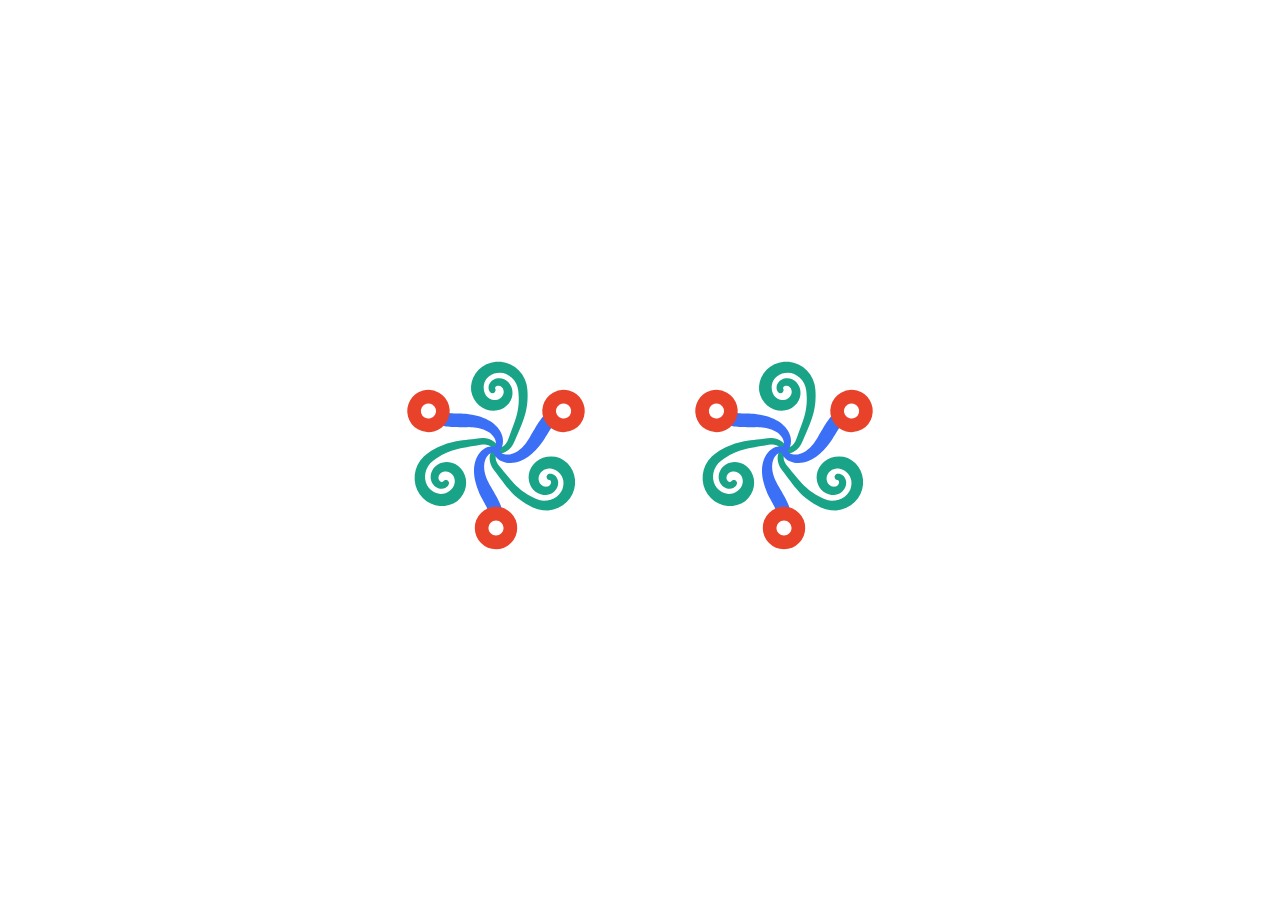
<file: public/brand/logo-demo.html>
<!doctype html>
<html lang="en">
<head>
<meta charset="utf-8">
<meta name="viewport" content="width=device-width, initial-scale=1">
<title>Collectivize logo demo</title>
<link rel="stylesheet" href="../../src/frontend/logo-spin.css">
<style>
body{margin:0;min-height:100vh;display:flex;gap:48px;align-items:center;justify-content:center;flex-wrap:wrap;background:#fff}
img{width:240px;height:240px}
</style>
</head>
<body>
<img src="logo.svg" alt="Collectivize logo">
<img src="logo.svg" class="logo-spin" alt="Collectivize logo, spinning">
</body>
</html>
</file>
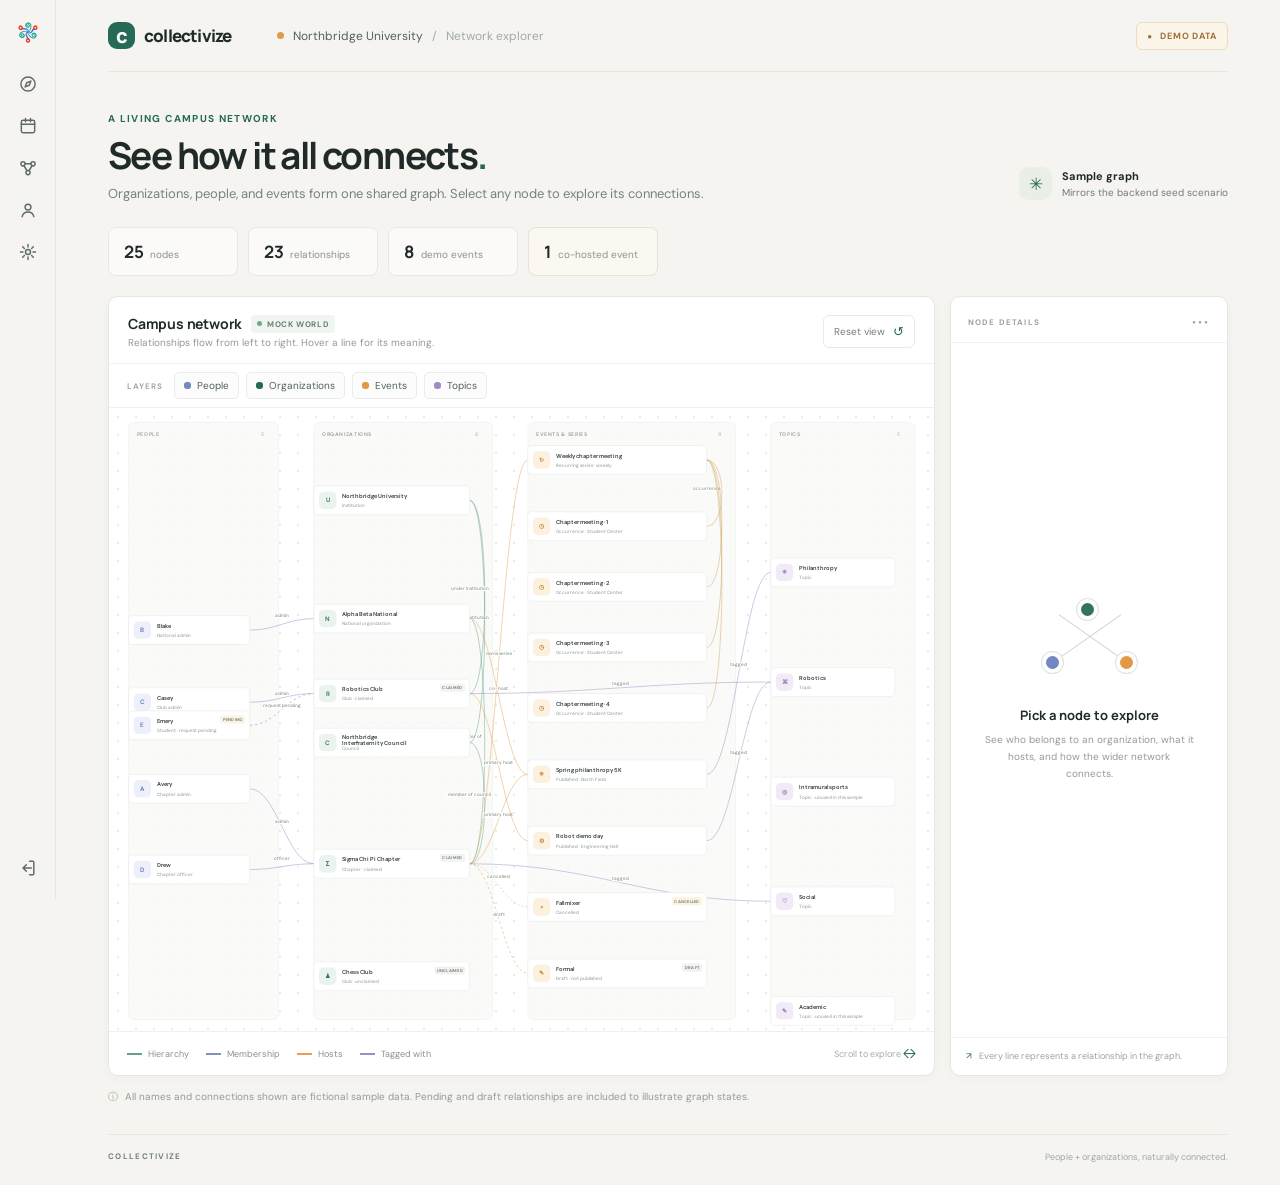
<file: src/frontend/main.html>
<!DOCTYPE html>
<html lang="en">
<head>
    <meta charset="UTF-8">
    <meta name="viewport" content="width=device-width, initial-scale=1.0">
    <meta name="theme-color" content="#f5f4f0">
    <title>Collectivize — Demo graph</title>
    <link rel="icon" href="/app/icon.svg" type="image/svg+xml">
    <link rel="stylesheet" href="main.css">
    <link rel="stylesheet" href="nav.css">
    <script src="nav.js"></script>
    <script src="main.js" defer></script>
</head>
<body>
    <div class="app-shell">
        <header class="topbar">
            <a class="brand" href="#" aria-label="Collectivize home">
                <span class="brand-mark" aria-hidden="true">c</span>
                <span>collectivize</span>
            </a>
            <div class="topbar-context">
                <span class="context-dot" aria-hidden="true"></span>
                <span>Northbridge University</span>
                <span class="context-divider">/</span>
                <span class="context-muted">Network explorer</span>
            </div>
            <span class="demo-badge"><span aria-hidden="true">●</span> DEMO DATA</span>
        </header>

        <main>
            <section class="page-heading" aria-labelledby="page-title">
                <div>
                    <p class="eyebrow">A living campus network</p>
                    <h1 id="page-title">See how it all connects<span>.</span></h1>
                    <p class="intro">Organizations, people, and events form one shared graph. Select any node to explore its connections.</p>
                </div>
                <div class="seed-note">
                    <span class="seed-icon" aria-hidden="true">✳</span>
                    <span><strong>Sample graph</strong><br>Mirrors the backend seed scenario</span>
                </div>
            </section>

            <section class="stats" aria-label="Graph summary">
                <div class="stat-card"><span class="stat-number" id="stat-nodes">—</span><span class="stat-label">nodes</span></div>
                <div class="stat-card"><span class="stat-number" id="stat-links">—</span><span class="stat-label">relationships</span></div>
                <div class="stat-card"><span class="stat-number" id="stat-events">—</span><span class="stat-label">demo events</span></div>
                <div class="stat-card stat-highlight"><span class="stat-number">1</span><span class="stat-label">co-hosted event</span></div>
            </section>

            <section class="workspace" aria-label="Interactive graph explorer">
                <div class="graph-panel">
                    <div class="graph-toolbar">
                        <div>
                            <h2>Campus network <span class="live-pill"><span aria-hidden="true"></span> MOCK WORLD</span></h2>
                            <p>Relationships flow from left to right. Hover a line for its meaning.</p>
                        </div>
                        <button class="reset-button" id="reset-view" type="button">Reset view <span aria-hidden="true">↺</span></button>
                    </div>

                    <div class="layer-controls" role="group" aria-label="Toggle graph layers">
                        <span class="control-label">LAYERS</span>
                        <button class="layer-toggle is-on" data-layer="people" type="button" aria-pressed="true"><span class="layer-dot people-dot"></span>People</button>
                        <button class="layer-toggle is-on" data-layer="orgs" type="button" aria-pressed="true"><span class="layer-dot org-dot"></span>Organizations</button>
                        <button class="layer-toggle is-on" data-layer="events" type="button" aria-pressed="true"><span class="layer-dot event-dot"></span>Events</button>
                        <button class="layer-toggle is-on" data-layer="tags" type="button" aria-pressed="true"><span class="layer-dot tag-dot"></span>Topics</button>
                    </div>

                    <div class="graph-viewport" id="graph-viewport" tabindex="0" aria-label="Scrollable relationship graph">
                        <svg id="graph" class="graph" viewBox="0 0 1430 1080" role="img" aria-labelledby="graph-title graph-description">
                            <title id="graph-title">Northbridge University demo network graph</title>
                            <desc id="graph-description">A graph of five people, six organizations, a recurring event series and its occurrences, other events, and topic tags.</desc>
                        </svg>
                    </div>

                    <div class="graph-footer">
                        <div class="legend" aria-label="Relationship legend">
                            <span><i class="legend-line hierarchy-line"></i>Hierarchy</span>
                            <span><i class="legend-line membership-line"></i>Membership</span>
                            <span><i class="legend-line hosting-line"></i>Hosts</span>
                            <span><i class="legend-line topic-line"></i>Tagged with</span>
                        </div>
                        <span class="pan-hint">Scroll to explore <span aria-hidden="true">↔</span></span>
                    </div>
                </div>

                <aside class="inspector" id="inspector" aria-live="polite">
                    <div class="inspector-top">
                        <span class="inspector-kicker">NODE DETAILS</span>
                        <span class="inspector-menu" aria-hidden="true">•••</span>
                    </div>
                    <div class="inspector-empty" id="inspector-empty">
                        <div class="empty-graphic" aria-hidden="true">
                            <span class="empty-node empty-node-a"></span>
                            <span class="empty-node empty-node-b"></span>
                            <span class="empty-node empty-node-c"></span>
                            <span class="empty-link empty-link-a"></span>
                            <span class="empty-link empty-link-b"></span>
                        </div>
                        <h3>Pick a node to explore</h3>
                        <p>See who belongs to an organization, what it hosts, and how the wider network connects.</p>
                    </div>
                    <div class="inspector-content" id="inspector-content" hidden></div>
                    <div class="inspector-tip"><span aria-hidden="true">↗</span> Every line represents a relationship in the graph.</div>
                </aside>
            </section>

            <p class="data-disclaimer"><span aria-hidden="true">ⓘ</span> All names and connections shown are fictional sample data. Pending and draft relationships are included to illustrate graph states.</p>
        </main>
        <footer class="page-footer"><span>COLLECTIVIZE</span><span>People + organizations, naturally connected.</span></footer>
    </div>
</body>
</html>
</file>
<file: src/frontend/logo-spin.css>
/* Collectivize logo spin.
   Usage: <img src="logo.svg" class="logo-spin" alt="Collectivize" width="200" height="200">
   One 30 s loop: clockwise (6 s speed up, 2 s at top speed, 6 s slow down), 1 s still,
   then the same counter-clockwise, 1 s still. */
.logo-spin{
  transform-origin:50% 50%;
  animation:logo-spin 30s linear infinite;
}
@keyframes logo-spin{
  0%{transform:rotate(0deg);animation-timing-function:cubic-bezier(.6,0,.9,.6)}
  20%{transform:rotate(2880deg);animation-timing-function:linear}
  26.6667%{transform:rotate(6720deg);animation-timing-function:cubic-bezier(.1,.4,.4,1)}
  46.6667%{transform:rotate(9600deg);animation-timing-function:linear}
  50%{transform:rotate(9600deg);animation-timing-function:cubic-bezier(.6,0,.9,.6)}
  70%{transform:rotate(6720deg);animation-timing-function:linear}
  76.6667%{transform:rotate(2880deg);animation-timing-function:cubic-bezier(.1,.4,.4,1)}
  96.6667%{transform:rotate(0deg);animation-timing-function:linear}
  100%{transform:rotate(0deg)}
}
@media (prefers-reduced-motion: reduce){
  .logo-spin{animation:none}
}
</file>
<file: src/frontend/main.css>
@import url("https://fonts.googleapis.com/css2?family=DM+Sans:wght@400;500;600;700&family=Manrope:wght@400;500;600;700;800&display=swap");

:root {
    color-scheme: light;
    --ink: #202b29;
    --muted: #82908b;
    --green: #266956;
    --green-soft: #e8f2ed;
    --paper: #f5f4f0;
    --line: #e9ece8;
    --orange: #e39845;
    --blue: #7288c3;
    --purple: #a18ac6;
}

* { box-sizing: border-box; }

body {
    margin: 0;
    background: var(--paper);
    color: var(--ink);
    font-family: "DM Sans", -apple-system, BlinkMacSystemFont, "Segoe UI", sans-serif;
    font-size: 14px;
    -webkit-font-smoothing: antialiased;
}

button { font: inherit; }

.app-shell { max-width: 1600px; margin: 0 auto; padding: 0 52px; }

.topbar {
    height: 72px;
    display: flex;
    align-items: center;
    border-bottom: 1px solid #e6e5df;
}

.brand {
    display: inline-flex;
    align-items: center;
    gap: 9px;
    color: var(--ink);
    font: 800 17px "Manrope", sans-serif;
    letter-spacing: -0.8px;
    text-decoration: none;
}

.brand-mark {
    display: grid;
    width: 27px;
    height: 27px;
    place-items: center;
    border-radius: 9px;
    background: var(--green);
    color: white;
    font: 800 20px "Manrope", sans-serif;
    line-height: 1;
}

.topbar-context { display: flex; align-items: center; gap: 9px; margin-left: 46px; color: #53615c; font-size: 12px; }
.context-dot { width: 7px; height: 7px; border-radius: 50%; background: #e39b4b; }
.context-divider, .context-muted { color: #a2aaa5; }
.demo-badge { margin-left: auto; padding: 7px 10px; border: 1px solid #eedcbd; border-radius: 6px; background: #fbf5e9; color: #9d7139; font-size: 9px; font-weight: 700; letter-spacing: .9px; }
.demo-badge span { margin-right: 4px; font-size: 8px; }

main { padding-top: 40px; }
.page-heading { display: flex; justify-content: space-between; align-items: flex-end; gap: 24px; margin-bottom: 25px; }
.eyebrow { margin: 0 0 8px; color: var(--green); font-size: 10px; font-weight: 700; letter-spacing: 1.35px; text-transform: uppercase; }
h1, h2, h3, p { margin-top: 0; }
h1 { margin-bottom: 8px; font: 700 clamp(27px, 3vw, 37px)/1.2 "Manrope", sans-serif; letter-spacing: -1.6px; }
h1 span { color: var(--green); }
.intro { margin: 0; color: #78827d; font-size: 13px; }
.seed-note { display: flex; align-items: center; gap: 10px; margin-bottom: 2px; color: #727d77; font-size: 10px; line-height: 1.55; white-space: nowrap; }
.seed-note strong { color: var(--ink); font-size: 11px; }
.seed-icon { display: grid; width: 33px; height: 33px; place-items: center; border-radius: 10px; background: #e9eee7; color: var(--green); font-size: 17px; }

.stats { display: flex; gap: 10px; margin-bottom: 20px; }
.stat-card { display: flex; min-width: 130px; align-items: baseline; gap: 7px; padding: 12px 15px; border: 1px solid #e8e8e2; border-radius: 8px; background: rgba(255,255,255,.62); }
.stat-number { font: 700 17px "Manrope", sans-serif; letter-spacing: -.5px; }
.stat-label { color: #8a938e; font-size: 10px; }
.stat-highlight { border-color: #e9e1d4; background: #fbf8f2; }

.workspace { display: grid; grid-template-columns: minmax(0, 1fr) 278px; align-items: stretch; gap: 15px; }
.graph-panel, .inspector { min-width: 0; border: 1px solid #e5e7e2; border-radius: 10px; background: #fff; box-shadow: 0 3px 14px rgba(35, 51, 42, .025); }
.graph-panel { overflow: hidden; }
.graph-toolbar { display: flex; justify-content: space-between; align-items: center; padding: 17px 19px 14px; }
.graph-toolbar h2 { display: flex; align-items: center; gap: 9px; margin: 0 0 3px; font: 700 14px "Manrope", sans-serif; letter-spacing: -.2px; }
.graph-toolbar p { margin: 0; color: #929a95; font-size: 10px; }
.live-pill { display: inline-flex; align-items: center; gap: 5px; padding: 4px 6px; border-radius: 4px; background: #f1f5f1; color: #688271; font: 700 8px "DM Sans", sans-serif; letter-spacing: .6px; }
.live-pill span { width: 5px; height: 5px; border-radius: 50%; background: #79a789; }
.reset-button { padding: 7px 10px; border: 1px solid #e7eae6; border-radius: 6px; background: white; color: #747f79; cursor: pointer; font-size: 10px; transition: background .15s, border-color .15s; }
.reset-button:hover { border-color: #cbd9d0; background: #f7faf8; }
.reset-button span { margin-left: 5px; color: var(--green); font-size: 13px; vertical-align: -1px; }

.layer-controls { display: flex; align-items: center; gap: 7px; min-height: 45px; padding: 7px 18px; border-top: 1px solid #f0f1ee; border-bottom: 1px solid #f0f1ee; }
.control-label { margin-right: 4px; color: #a0a8a2; font-size: 8px; font-weight: 700; letter-spacing: 1px; }
.layer-toggle { display: inline-flex; align-items: center; gap: 6px; padding: 6px 9px; border: 1px solid transparent; border-radius: 5px; background: transparent; color: #98a09b; cursor: pointer; font-size: 10px; transition: all .15s; }
.layer-toggle:hover { background: #f7f8f6; }
.layer-toggle.is-on { border-color: #e9ece8; background: #fbfcfb; color: #55615b; }
.layer-dot { width: 7px; height: 7px; border-radius: 3px; opacity: .4; }
.is-on .layer-dot { opacity: 1; }
.people-dot { background: var(--blue); }
.org-dot { background: var(--green); }
.event-dot { background: var(--orange); }
.tag-dot { background: var(--purple); }

.graph-viewport { overflow: auto; max-height: min(850px, 78vh); min-height: 510px; background-color: #fff; background-image: radial-gradient(#e9ede9 .8px, transparent .8px); background-size: 18px 18px; outline: none; scrollbar-color: #d7ded9 transparent; scrollbar-width: thin; }
.graph { display: block; width: 1430px; height: 1080px; overflow: visible; }
.lane { fill: rgba(249, 250, 248, .78); stroke: #edf0ec; stroke-width: 1; }
.lane-title { fill: #a0a8a2; font: 700 9px "DM Sans", sans-serif; letter-spacing: 1.1px; }
.lane-count { fill: #b6bdb8; font: 500 9px "DM Sans", sans-serif; }

.edge { fill: none; stroke-width: 1.5; opacity: .55; transition: opacity .16s, stroke-width .16s; }
.edge.hierarchy { stroke: #65a18a; }
.edge.membership { stroke: #8092c4; }
.edge.hosting { stroke: #e6a252; }
.edge.series { stroke: #d0a563; }
.edge.topic { stroke: #a18ac6; }
.edge.pending { stroke-dasharray: 4 5; opacity: .65; }
.edge.cancelled { stroke-dasharray: 3 4; }
.edge-label { fill: #849089; font: 500 8px "DM Sans", sans-serif; paint-order: stroke; stroke: white; stroke-width: 4px; stroke-linejoin: round; pointer-events: none; }
.edge-group { cursor: help; }
.edge-group:hover .edge { stroke-width: 2.5; opacity: 1; }
.edge-group:focus .edge { stroke-width: 2.5; opacity: 1; }

.node { cursor: pointer; outline: none; }
.node-card { fill: white; stroke: #e5eae6; stroke-width: 1; transition: stroke .15s, filter .15s, transform .15s; }
.node:hover .node-card, .node:focus .node-card { stroke: #98b7a5; filter: drop-shadow(0 3px 5px rgba(48, 77, 61, .1)); }
.node.selected .node-card { stroke: var(--green); stroke-width: 1.7; filter: drop-shadow(0 3px 6px rgba(48, 77, 61, .13)); }
.node-icon-bg { stroke: none; }
.node-icon { font: 600 11px "DM Sans", sans-serif; text-anchor: middle; dominant-baseline: central; }
.node-title { fill: #36423c; font: 600 10px "DM Sans", sans-serif; }
.node-subtitle { fill: #99a19c; font: 500 8px "DM Sans", sans-serif; }
.node-badge { fill: #738078; font: 700 7px "DM Sans", sans-serif; letter-spacing: .45px; }
.node-badge-bg { fill: #f1f4f1; }
.node-badge-bg.warning { fill: #fcf2e3; }
.node-badge-bg.muted { fill: #f1f1ef; }
.node.people .node-icon-bg { fill: #edf0fa; }
.node.people .node-icon { fill: #6179b7; }
.node.orgs .node-icon-bg { fill: #eaf3ee; }
.node.orgs .node-icon { fill: #34745d; }
.node.events .node-icon-bg { fill: #fcf0df; }
.node.events .node-icon { fill: #c4873c; }
.node.tags .node-icon-bg { fill: #f0ebf7; }
.node.tags .node-icon { fill: #9279b5; }
.node.dimmed { opacity: .1; pointer-events: none; }
.node.hidden-layer, .edge.hidden-layer { display: none; }

.graph-footer { display: flex; justify-content: space-between; align-items: center; min-height: 44px; padding: 9px 18px; border-top: 1px solid #eff0ed; }
.legend { display: flex; flex-wrap: wrap; gap: 17px; }
.legend span { display: inline-flex; align-items: center; gap: 6px; color: #89928d; font-size: 9px; }
.legend-line { display: inline-block; width: 15px; height: 0; border-top: 2px solid; }
.hierarchy-line { border-color: #65a18a; }
.membership-line { border-color: #8092c4; }
.hosting-line { border-color: #e6a252; }
.topic-line { border-color: #a18ac6; }
.pan-hint { color: #a5ada7; font-size: 9px; }
.pan-hint span { color: var(--green); font-size: 13px; vertical-align: -1px; }

.inspector { display: flex; flex-direction: column; min-height: 100%; }
.inspector-top { display: flex; justify-content: space-between; align-items: center; padding: 18px 17px 13px; border-bottom: 1px solid #f0f1ee; }
.inspector-kicker { color: #9ba39e; font-size: 8px; font-weight: 700; letter-spacing: 1.15px; }
.inspector-menu { color: #9da69f; font-size: 11px; letter-spacing: 2px; }
.inspector-empty { display: flex; flex: 1; flex-direction: column; align-items: center; justify-content: center; padding: 20px 21px 28px; text-align: center; }
.empty-graphic { position: relative; width: 112px; height: 98px; margin-bottom: 17px; }
.empty-node { position: absolute; z-index: 1; width: 21px; height: 21px; border: 4px solid white; border-radius: 50%; box-shadow: 0 0 0 1px #dce5de; }
.empty-node-a { top: 8px; left: 44px; background: #34745d; }
.empty-node-b { top: 61px; left: 9px; background: #7288c3; }
.empty-node-c { top: 61px; right: 8px; background: #e39845; }
.empty-link { position: absolute; top: 45px; left: 19px; width: 76px; height: 1px; background: #c9d8cd; transform: rotate(-35deg); }
.empty-link-b { transform: rotate(35deg); }
.inspector-empty h3 { margin: 0 0 7px; font: 700 13px "Manrope", sans-serif; }
.inspector-empty p { max-width: 210px; margin: 0; color: #929b95; font-size: 10px; line-height: 1.7; }
.inspector-content { padding: 16px 17px 22px; }
.detail-type { display: inline-block; margin-bottom: 10px; padding: 5px 7px; border-radius: 4px; background: #eaf3ee; color: var(--green); font-size: 8px; font-weight: 700; letter-spacing: .7px; text-transform: uppercase; }
.detail-type.people { background: #edf0fa; color: #6179b7; }
.detail-type.events { background: #fcf0df; color: #b27b36; }
.detail-type.tags { background: #f0ebf7; color: #9279b5; }
.detail-title { margin: 0 0 6px; font: 700 17px/1.35 "Manrope", sans-serif; letter-spacing: -.5px; overflow-wrap: anywhere; }
.detail-subtitle { margin: 0 0 16px; color: #8b9690; font-size: 10px; line-height: 1.6; }
.detail-divider { height: 1px; margin: 14px 0; background: #eef0ed; }
.detail-section-title { margin: 0 0 9px; color: #98a19b; font-size: 8px; font-weight: 700; letter-spacing: .9px; text-transform: uppercase; }
.connection-list { display: flex; flex-direction: column; gap: 7px; }
.connection-item { display: flex; align-items: center; gap: 8px; color: #64716a; font-size: 10px; line-height: 1.4; }
.connection-item strong { color: #36423c; font-weight: 600; }
.connection-icon { display: grid; flex: 0 0 22px; height: 22px; place-items: center; border-radius: 6px; background: #f0f3f0; color: #688174; font-size: 9px; }
.connection-icon.people { background: #edf0fa; color: #6179b7; }
.connection-icon.events { background: #fcf0df; color: #b27b36; }
.connection-icon.tags { background: #f0ebf7; color: #9279b5; }
.detail-note { margin: 12px 0 0; padding: 9px; border-radius: 6px; background: #f8f8f5; color: #818b84; font-size: 9px; line-height: 1.6; }
.detail-note.warning { background: #fcf5e9; color: #977044; }
.inspector-tip { margin-top: auto; padding: 12px 15px; border-top: 1px solid #f0f1ee; color: #9aa39d; font-size: 9px; line-height: 1.5; }
.inspector-tip span { margin-right: 5px; color: var(--green); }

.data-disclaimer { margin: 14px 0 0; color: #929b95; font-size: 10px; }
.data-disclaimer span { margin-right: 4px; color: #9aa899; }
.page-footer { display: flex; justify-content: space-between; margin-top: 30px; padding: 16px 0 22px; border-top: 1px solid #e6e5df; color: #a1a8a2; font-size: 9px; }
.page-footer span:first-child { color: #738078; font-size: 8px; font-weight: 700; letter-spacing: 1.3px; }

@media (max-width: 1050px) {
    .app-shell { padding: 0 28px; }
    .workspace { grid-template-columns: minmax(0, 1fr) 240px; gap: 11px; }
    .stats { gap: 7px; }
    .stat-card { min-width: 112px; padding: 11px; }
}

@media (min-width: 1200px) {
    .graph { width: 100%; height: auto; }
}

@media (max-width: 760px) {
    .app-shell { padding: 0 17px; }
    .topbar { height: 60px; }
    .topbar-context { margin-left: 20px; font-size: 10px; }
    .context-muted, .context-divider { display: none; }
    main { padding-top: 27px; }
    .page-heading { align-items: flex-start; }
    .seed-note { display: none; }
    .stats { display: grid; grid-template-columns: repeat(2, minmax(0, 1fr)); }
    .stat-card { min-width: 0; }
    .workspace { grid-template-columns: 1fr; }
    .graph-viewport { min-height: 440px; max-height: 62vh; }
    .inspector { min-height: 270px; }
    .inspector-empty { min-height: 210px; }
    .legend { gap: 10px; }
    .pan-hint { display: none; }
    .page-footer { gap: 10px; }
}

@media (max-width: 430px) {
    .brand { font-size: 15px; }
    .brand-mark { width: 24px; height: 24px; }
    .topbar-context { margin-left: 13px; gap: 6px; font-size: 9px; }
    .demo-badge { padding: 6px; font-size: 8px; }
    h1 { font-size: 28px; }
    .intro { max-width: 310px; font-size: 12px; line-height: 1.6; }
    .layer-controls { gap: 3px; padding: 7px 9px; }
    .control-label { margin-right: 1px; font-size: 7px; }
    .layer-toggle { gap: 4px; padding: 6px; font-size: 9px; }
    .graph-toolbar { padding-right: 12px; padding-left: 12px; }
    .graph-toolbar p { max-width: 230px; line-height: 1.5; }
    .graph-footer { padding-right: 11px; padding-left: 11px; }
    .legend { column-gap: 9px; row-gap: 6px; }
    .legend span { font-size: 8px; }
    .data-disclaimer { font-size: 9px; line-height: 1.6; }
}

@media (prefers-reduced-motion: reduce) {
    *, *::before, *::after { scroll-behavior: auto !important; transition-duration: .01ms !important; }
}
</file>
<file: src/frontend/nav.css>
/* Shared sidebar navigation (built by nav.js).
   Desktop: a thin icon rail that expands to show page names, pushing the
   page over. Phones (640px and under): a thin top bar whose button slides
   the nav over the page. The open/closed state lives on <html data-nav>.
   Pages that fill the screen can subtract --nav-offset-top (the top bar's
   height on phones, 0 elsewhere) to avoid scrolling. */

:root {
    --nav-bg: #f5f4f0;
    --nav-line: #e6e5df;
    --nav-ink: #202b29;
    --nav-muted: #5f6b67;
    --nav-hover: rgba(32, 43, 41, .06);
    --nav-current: rgba(32, 43, 41, .09);
    --nav-focus: #266956;
    --nav-rail: 56px;
    --nav-open: 232px;
    --nav-bar: 56px;
    --nav-offset-top: 0px;
    --nav-speed: .2s;
}

body {
    padding-left: var(--nav-rail);
    transition: padding-left var(--nav-speed) ease;
}

html[data-nav="open"] body { padding-left: var(--nav-open); }

.sidebar {
    position: fixed;
    inset: 0 auto 0 0;
    z-index: 100;
    box-sizing: border-box;
    width: var(--nav-rail);
    display: flex;
    flex-direction: column;
    gap: 12px;
    padding: 12px 8px;
    border-right: 1px solid var(--nav-line);
    background: var(--nav-bg);
    font: 500 14px/1.2 -apple-system, BlinkMacSystemFont, "Segoe UI", sans-serif;
    transition: width var(--nav-speed) ease;
}

/* Clip page names while the panel widens; the closed rail must not clip,
   so its hover labels can show beside it. */
html[data-nav="open"] .sidebar { width: var(--nav-open); overflow: hidden; }

.sidebar-links {
    display: flex;
    flex-direction: column;
    gap: 2px;
    margin: 0;
    padding: 0;
    list-style: none;
}

.sidebar-toggle,
.sidebar-link {
    position: relative;
    display: flex;
    align-items: center;
    gap: 12px;
    box-sizing: border-box;
    height: 40px;
    padding: 0 10px;
    border: 0;
    border-radius: 8px;
    background: transparent;
    color: var(--nav-muted);
    font: inherit;
    text-decoration: none;
    white-space: nowrap;
    cursor: pointer;
}

.sidebar-toggle { width: 40px; justify-content: center; padding: 0; }

/* Header row: logo (closed) or wordmark + toggle (open). */
.sidebar-head {
    display: flex;
    align-items: center;
    justify-content: space-between;
    gap: 8px;
    min-height: 40px;
}

.sidebar-opener { width: 40px; justify-content: center; padding: 0; }

.sidebar-opener img { display: block; width: 26px; height: 26px; }

.sidebar-wordmark {
    display: flex;
    align-items: center;
    min-width: 0;
    height: 40px;
    padding: 0 8px;
    border-radius: 8px;
}

.sidebar-wordmark img { display: block; height: 15px; width: auto; }

.sidebar-wordmark:hover { background: var(--nav-hover); }

.sidebar-wordmark:focus-visible { outline: 2px solid var(--nav-focus); outline-offset: 2px; }

html[data-nav="closed"] .sidebar-wordmark,
html[data-nav="closed"] .sidebar-toggle,
html[data-nav="open"] .sidebar-opener { display: none; }

.sidebar-toggle:hover,
.sidebar-link:hover { background: var(--nav-hover); color: var(--nav-ink); }

.sidebar-link[aria-current="page"] {
    background: var(--nav-current);
    color: var(--nav-ink);
    font-weight: 600;
}

.sidebar-toggle:focus-visible,
.sidebar-link:focus-visible { outline: 2px solid var(--nav-focus); outline-offset: 2px; }

.sidebar svg {
    flex: none;
    width: 20px;
    height: 20px;
    fill: none;
    stroke: currentColor;
    stroke-width: 1.75;
    stroke-linecap: round;
    stroke-linejoin: round;
}

/* Closed rail: page names are hidden but still read by screen readers,
   and appear as a label beside the icon on hover or keyboard focus. */
html[data-nav="closed"] .sidebar-label {
    position: absolute;
    width: 1px;
    height: 1px;
    overflow: hidden;
    clip-path: inset(50%);
}

html[data-nav="closed"] .sidebar-link:hover .sidebar-label,
html[data-nav="closed"] .sidebar-link:focus-visible .sidebar-label {
    left: calc(100% + 10px);
    top: 50%;
    width: auto;
    height: auto;
    overflow: visible;
    clip-path: none;
    transform: translateY(-50%);
    padding: 5px 8px;
    border-radius: 6px;
    background: var(--nav-ink);
    color: #fff;
    font-size: 12px;
    font-weight: 500;
    pointer-events: none;
}

.sidebar-scrim { display: none; }

@media (max-width: 640px) {
    :root { --nav-offset-top: var(--nav-bar); }

    body,
    html[data-nav="open"] body { padding-left: 0; padding-top: var(--nav-bar); }

    .sidebar { padding: 8px; }

    html[data-nav="closed"] .sidebar {
        inset: 0 0 auto 0;
        width: auto;
        height: var(--nav-bar);
        border-right: 0;
        border-bottom: 1px solid var(--nav-line);
    }

    html[data-nav="closed"] .sidebar-links { display: none; }

    html[data-nav="open"] .sidebar {
        width: min(280px, 85vw);
        box-shadow: 0 0 32px rgba(32, 43, 41, .16);
    }

    html[data-nav="open"] .sidebar-scrim {
        display: block;
        position: fixed;
        inset: 0;
        z-index: 99;
        background: rgba(32, 43, 41, .25);
    }
}

@media (prefers-reduced-motion: reduce) {
    body,
    .sidebar { transition: none; }
}

/* Sign out sits at the bottom of the rail. */
.sidebar-signout {
    margin-top: auto;
    border: 0;
    background: none;
    font: inherit;
    cursor: pointer;
    text-align: left;
    width: 100%;
}

/* Platform admin "view as" (v1.1 spec 4.9): always visible, one-click exit. */
.viewas-banner {
    position: sticky;
    top: 0;
    z-index: 90;
    display: flex;
    align-items: center;
    justify-content: center;
    gap: 12px;
    padding: 8px 16px;
    background: #7a1f12;
    color: #fff;
    font: 600 13px/1.3 -apple-system, BlinkMacSystemFont, "Segoe UI", sans-serif;
}

.viewas-banner button {
    padding: 4px 12px;
    border: 1px solid rgba(255, 255, 255, .7);
    border-radius: 999px;
    background: transparent;
    color: inherit;
    font: inherit;
    cursor: pointer;
}

@media (max-width: 640px) {
    html[data-nav="closed"] .sidebar-signout { display: none; }
    .viewas-banner { top: var(--nav-bar); }
}

/* "Hosted by <name>": the name opens the host's page (Ui.hostedBy in shared.js). */
.host-link { color: inherit; font-weight: 650; text-decoration: underline; text-decoration-thickness: 1px; text-underline-offset: 2px; }
.host-link:hover { color: var(--ink, #202b29); text-decoration-thickness: 2px; }
</file>
